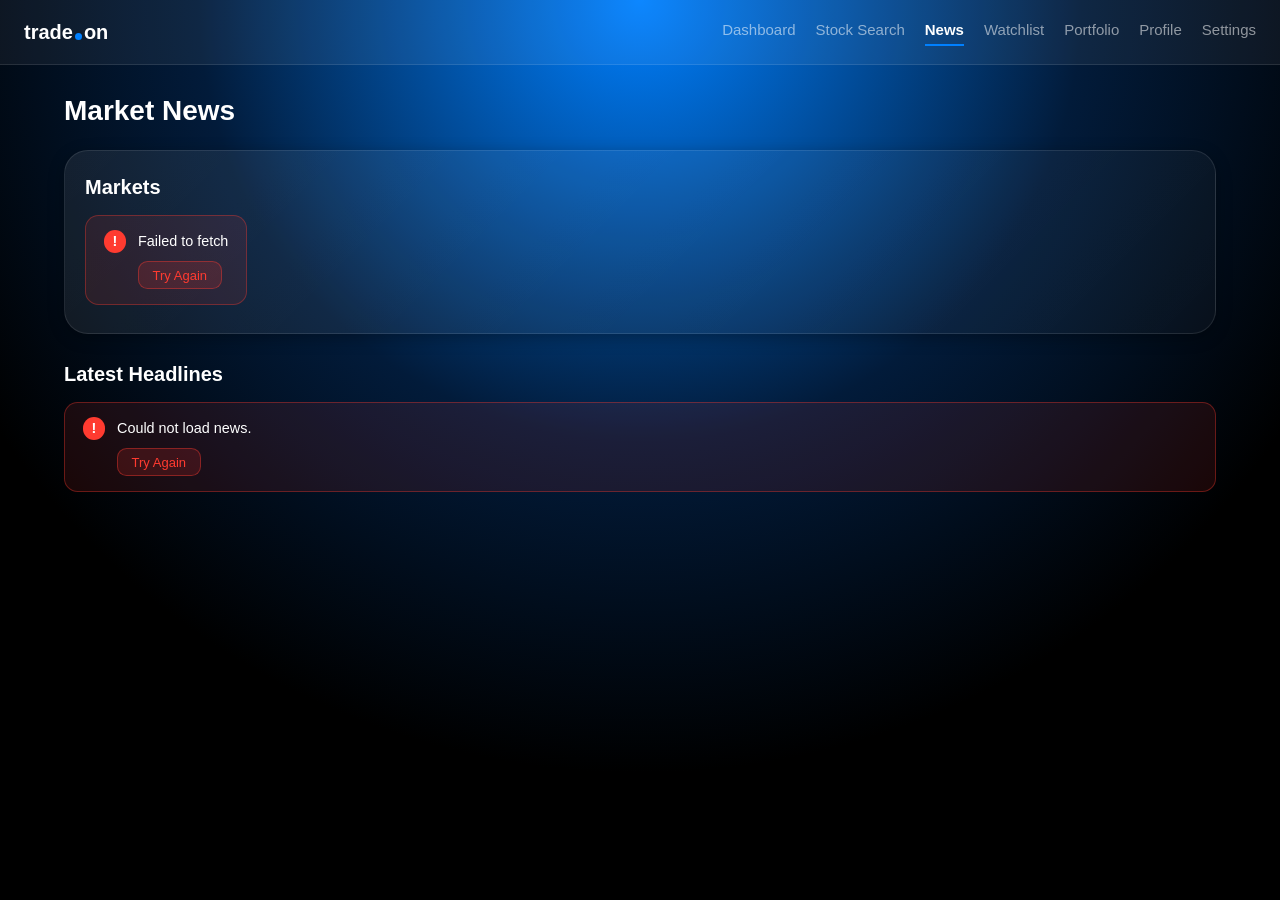
<file: pages/news.html>
<!DOCTYPE html>
<html lang="en">
<head>
  <meta charset="UTF-8" />
  <meta name="viewport" content="width=device-width, initial-scale=1.0" />
  <title>Tradeon - News</title>
  <link rel="stylesheet" href="../css/style.css" />
  <link rel="stylesheet" href="../css/news.css?v=2" />
</head>
<body>
  <main class="page">
    <h1>Market News</h1>

    <section class="news-markets glass-card">
      <h2 class="section-title">Markets</h2>
      <div class="news-ticker"></div>
    </section>

    <section class="news-section">
      <h2 class="section-title">Latest Headlines</h2>
      <div class="news-list"></div>
    </section>
  </main>

  <script src="../components/navbar.js"></script>
  <script src="../js/config.js"></script>
  <script src="../js/api.js"></script>
  <script src="../components/error-message.js"></script>
  <script src="../js/news.js?v=2"></script>
</body>
</html>
</file>
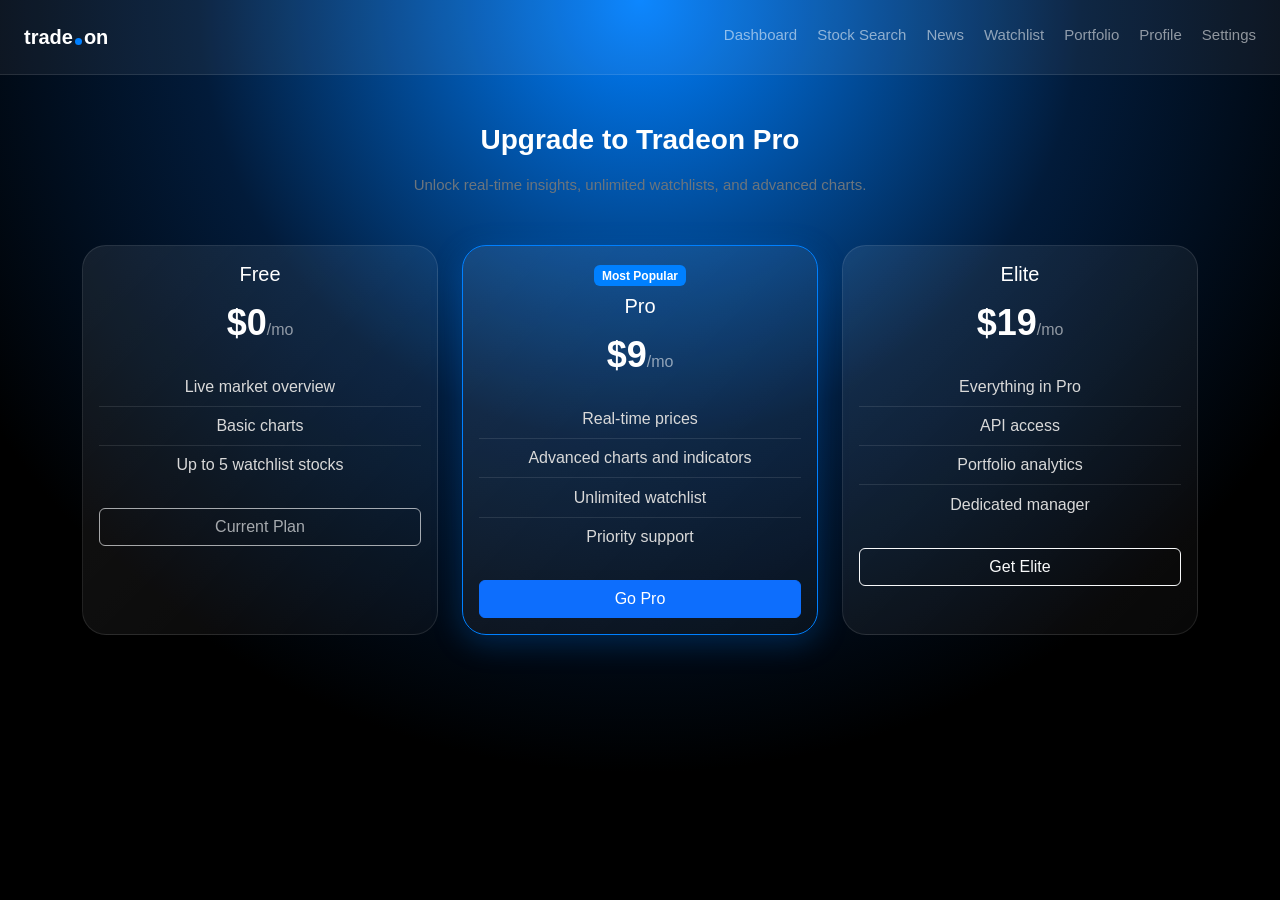
<file: pages/pro.html>
<!DOCTYPE html>
<html lang="en">
<head>
  <meta charset="UTF-8" />
  <meta name="viewport" content="width=device-width, initial-scale=1.0" />
  <title>Tradeon - Pro</title>
  <link href="https://cdn.jsdelivr.net/npm/bootstrap@5.3.3/dist/css/bootstrap.min.css" rel="stylesheet" />
  <link rel="stylesheet" href="../css/style.css" />
  <link rel="stylesheet" href="../css/pro.css" />
</head>
<body>
  <main class="page">
    <div class="container py-4">
      <div class="text-center mb-5">
        <h1 class="fw-bold">Upgrade to Tradeon Pro</h1>
        <p class="text-secondary">Unlock real-time insights, unlimited watchlists, and advanced charts.</p>
      </div>

      <div class="row g-4 justify-content-center">
        <div class="col-12 col-md-4">
          <div class="card pro-card h-100">
            <div class="card-body text-center">
              <h5 class="card-title">Free</h5>
              <p class="pro-price">$0<span>/mo</span></p>
              <ul class="list-unstyled pro-features">
                <li>Live market overview</li>
                <li>Basic charts</li>
                <li>Up to 5 watchlist stocks</li>
              </ul>
              <button class="btn btn-outline-light w-100" disabled>Current Plan</button>
            </div>
          </div>
        </div>

        <div class="col-12 col-md-4">
          <div class="card pro-card pro-card-featured h-100">
            <div class="card-body text-center">
              <span class="badge pro-badge mb-2">Most Popular</span>
              <h5 class="card-title">Pro</h5>
              <p class="pro-price">$9<span>/mo</span></p>
              <ul class="list-unstyled pro-features">
                <li>Real-time prices</li>
                <li>Advanced charts and indicators</li>
                <li>Unlimited watchlist</li>
                <li>Priority support</li>
              </ul>
              <button class="btn btn-primary w-100" id="pro-buy">Go Pro</button>
            </div>
          </div>
        </div>

        <div class="col-12 col-md-4">
          <div class="card pro-card h-100">
            <div class="card-body text-center">
              <h5 class="card-title">Elite</h5>
              <p class="pro-price">$19<span>/mo</span></p>
              <ul class="list-unstyled pro-features">
                <li>Everything in Pro</li>
                <li>API access</li>
                <li>Portfolio analytics</li>
                <li>Dedicated manager</li>
              </ul>
              <button class="btn btn-outline-light w-100" id="elite-buy">Get Elite</button>
            </div>
          </div>
        </div>
      </div>

      <p id="pro-feedback" class="text-center mt-4"></p>
    </div>
  </main>

  <script src="../components/navbar.js"></script>
  <script src="../js/pro.js"></script>
</body>
</html>
</file>
<file: css/style.css>
@import "theme.css";
@import "base.css";
@import "components.css";
@import "navbar.css";
@import "layout.css";
</file>
<file: css/news.css>
.news-markets {
  margin-bottom: 1.5rem;
}

.news-ticker {
  display: flex;
  flex-wrap: nowrap;
  gap: 0.75rem;
  margin-top: 0.75rem;
  overflow-x: auto;
  padding-bottom: 0.5rem;
}

.news-chip {
  display: flex;
  align-items: center;
  gap: 0.5rem;
  background: rgba(255, 255, 255, 0.05);
  border: 1px solid var(--glass-border);
  border-radius: 0.8rem;
  padding: 0.6rem 0.9rem;
  flex-shrink: 0;
  white-space: nowrap;
}

.news-chip-symbol {
  font-weight: 700;
  color: var(--text-primary);
}

.news-chip-price {
  color: var(--text-secondary);
  font-size: 0.875rem;
}

.news-chip-change {
  font-size: 0.8125rem;
}

.news-list {
  display: flex;
  flex-direction: column;
  gap: 1rem;
  margin-top: 0.75rem;
}

.news-card {
  display: flex;
  gap: 1rem;
  background: linear-gradient(135deg, var(--glass-bg), var(--glass-bg-soft));
  border: 1px solid var(--glass-border);
  border-radius: var(--radius-card);
  padding: 1rem;
}

.news-thumb {
  width: 120px;
  height: 80px;
  object-fit: cover;
  border-radius: 0.6rem;
  flex-shrink: 0;
}

.news-content {
  display: flex;
  flex-direction: column;
}

.news-headline {
  color: var(--text-primary);
  font-weight: 600;
  margin-bottom: 0.3rem;
}

.news-summary {
  color: var(--text-secondary);
  font-size: 0.875rem;
  margin-bottom: 0.5rem;
}

.news-source {
  color: var(--text-muted);
  font-size: 0.75rem;
}

.news-message {
  color: var(--text-muted);
  font-size: 0.9rem;
  padding: 0.5rem 0;
}

@media (max-width: 600px) {
  .news-card {
    flex-direction: column;
  }
  .news-thumb {
    width: 100%;
    height: 160px;
  }
}
</file>
<file: css/pro.css>
.pro-card {
  background: linear-gradient(135deg, var(--glass-bg), var(--glass-bg-soft));
  border: 1px solid var(--glass-border);
  border-radius: var(--radius-card);
  color: var(--text-primary);
}

.pro-card-featured {
  border-color: var(--bg-blue-glow);
  box-shadow: 0 8px 30px rgba(0, 128, 255, 0.25);
}

.pro-price {
  font-size: 2.25rem;
  font-weight: 700;
  color: var(--text-primary);
  margin: 0.5rem 0 1rem;
}

.pro-price span {
  font-size: 1rem;
  color: var(--text-muted);
  font-weight: 400;
}

.pro-features {
  margin-bottom: 1.5rem;
}

.pro-features li {
  color: var(--text-secondary);
  padding: 0.4rem 0;
  border-bottom: 1px solid var(--glass-border);
}

.pro-features li:last-child {
  border-bottom: none;
}

.pro-badge {
  background: var(--bg-blue-glow);
  color: #ffffff;
}
</file>
